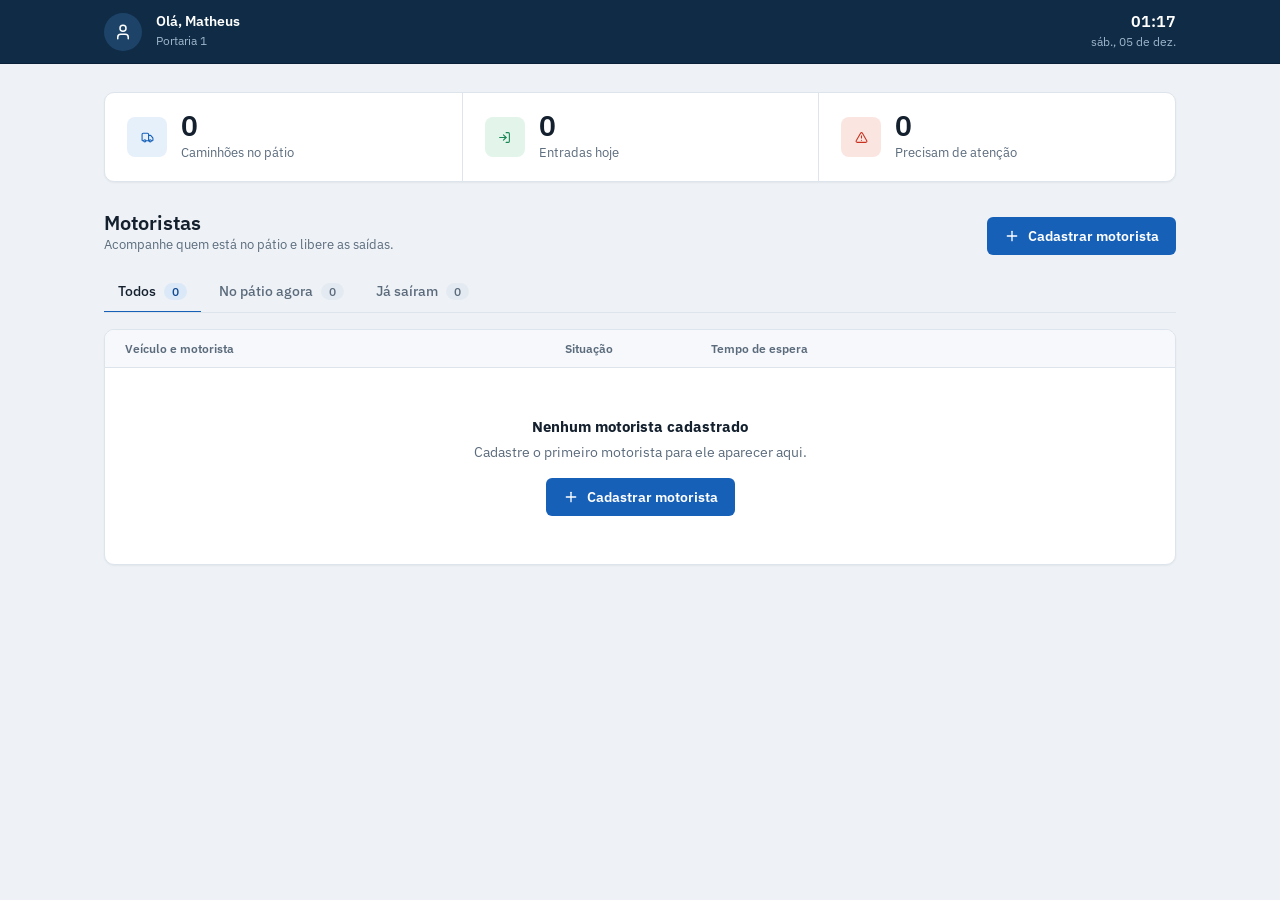
<file: portaria/index.html>
<!DOCTYPE html>
<html lang="pt-BR">
<head>
<meta charset="UTF-8">
<meta name="viewport" content="width=device-width, initial-scale=1">
<title>Portaria 1</title>
<link rel="preconnect" href="https://fonts.googleapis.com">
<link rel="preconnect" href="https://fonts.gstatic.com" crossorigin>
<link href="https://fonts.googleapis.com/css2?family=IBM+Plex+Sans:wght@400;500;600&display=swap" rel="stylesheet">
<link rel="stylesheet" href="css/base.css">
<link rel="stylesheet" href="css/painel.css">
<link rel="stylesheet" href="css/cadastro.css">
</head>
<body>

<!-- Ícones (sprite SVG) -->
<svg width="0" height="0" style="position:absolute" aria-hidden="true">
  <symbol id="i-caminhao" viewBox="0 0 24 24"><path d="M14 18V6a2 2 0 0 0-2-2H4a2 2 0 0 0-2 2v11a1 1 0 0 0 1 1h2"/><path d="M15 18H9"/><path d="M19 18h2a1 1 0 0 0 1-1v-3.65a1 1 0 0 0-.22-.62l-3.48-4.35A1 1 0 0 0 17.52 8H14"/><circle cx="17" cy="18" r="2"/><circle cx="7" cy="18" r="2"/></symbol>
  <symbol id="i-usuario" viewBox="0 0 24 24"><path d="M19 21v-2a4 4 0 0 0-4-4H9a4 4 0 0 0-4 4v2"/><circle cx="12" cy="7" r="4"/></symbol>
  <symbol id="i-busca" viewBox="0 0 24 24"><circle cx="11" cy="11" r="8"/><path d="m21 21-4.3-4.3"/></symbol>
  <symbol id="i-alerta" viewBox="0 0 24 24"><path d="m21.73 18-8-14a2 2 0 0 0-3.48 0l-8 14A2 2 0 0 0 4 21h16a2 2 0 0 0 1.73-3"/><path d="M12 9v4"/><path d="M12 17h.01"/></symbol>
  <symbol id="i-entrada" viewBox="0 0 24 24"><path d="M15 3h4a2 2 0 0 1 2 2v14a2 2 0 0 1-2 2h-4"/><path d="m10 17 5-5-5-5"/><path d="M15 12H3"/></symbol>
  <symbol id="i-mais" viewBox="0 0 24 24"><path d="M5 12h14"/><path d="M12 5v14"/></symbol>
  <symbol id="i-prancheta" viewBox="0 0 24 24"><rect width="8" height="4" x="8" y="2" rx="1"/><path d="M16 4h2a2 2 0 0 1 2 2v14a2 2 0 0 1-2 2H6a2 2 0 0 1-2-2V6a2 2 0 0 1 2-2h2"/><path d="m9 14 2 2 4-4"/></symbol>
  <symbol id="i-voltar" viewBox="0 0 24 24"><path d="m12 19-7-7 7-7"/><path d="M19 12H5"/></symbol>
</svg>

<header class="cabecalho">
  <div class="barra-topo">
    <div class="avatar"><svg class="icone"><use href="#i-usuario"/></svg></div>
    <div class="identidade"><strong>Olá, Matheus</strong><span>Portaria 1</span></div>
    <div class="busca escondido" id="areaBusca">
      <svg class="icone"><use href="#i-busca"/></svg>
      <input type="text" id="busca" placeholder="Pesquisar por placa ou motorista" aria-label="Pesquisar por placa ou motorista">
    </div>
    <div class="relogio"><strong id="relogioHora">--:--</strong><span id="relogioData"></span></div>
  </div>
</header>

<!-- TELA 1: PAINEL -->
<main id="telaPainel">
  <section class="resumo" aria-label="Resumo do pátio">
    <div class="indicador">
      <span class="icone-caixa azul"><svg class="icone"><use href="#i-caminhao"/></svg></span>
      <div><b id="qtdPatio">0</b><span>Caminhões no pátio</span></div>
    </div>
    <div class="indicador">
      <span class="icone-caixa verde"><svg class="icone"><use href="#i-entrada"/></svg></span>
      <div><b id="qtdHoje">0</b><span>Entradas hoje</span></div>
    </div>
    <div class="indicador" id="indicadorAtencao">
      <span class="icone-caixa vermelho"><svg class="icone"><use href="#i-alerta"/></svg></span>
      <div><b id="qtdAtencao">0</b><span>Precisam de atenção</span></div>
    </div>
  </section>

  <div class="cabecalho-pagina">
    <div>
      <h1>Motoristas</h1>
      <p>Acompanhe quem está no pátio e libere as saídas.</p>
    </div>
    <button class="botao botao-primario" id="btnCadastrar">
      <svg class="icone"><use href="#i-mais"/></svg>Cadastrar motorista
    </button>
  </div>

  <div class="abas" id="abas" role="tablist">
    <button class="aba ativa" data-filtro="todos" role="tab">Todos<span class="contagem" id="contTodos">0</span></button>
    <button class="aba" data-filtro="patio" role="tab">No pátio agora<span class="contagem" id="contPatio">0</span></button>
    <button class="aba" data-filtro="saiu" role="tab">Já saíram<span class="contagem" id="contSaiu">0</span></button>
  </div>

  <div class="fila">
    <div class="fila-cab"><span>Veículo e motorista</span><span>Situação</span><span>Tempo de espera</span><span></span></div>
    <div id="listaMotoristas"></div>
  </div>
</main>

<!-- TELA 2: CADASTRO -->
<main id="telaCadastro" class="escondido">
  <div class="cabecalho-pagina">
    <div>
      <h1>Cadastrar motorista</h1>
      <p>Preencha os dados e conclua o checklist para liberar a entrada.</p>
    </div>
    <button class="botao botao-contorno" id="btnVoltar">
      <svg class="icone"><use href="#i-voltar"/></svg>Voltar ao painel
    </button>
  </div>

  <div class="layout">
    <div>
      <section class="painel">
        <div class="painel-cab"><svg class="icone"><use href="#i-usuario"/></svg>Dados do motorista</div>
        <div class="painel-corpo grade">
          <div class="campo" id="campo-nome">
            <label for="nome">Nome completo <i>*</i></label>
            <input type="text" id="nome" autocomplete="off" placeholder="Ex.: Carlos Silva Santos">
            <span class="erro" id="erro-nome"></span>
          </div>
          <div class="campo" id="campo-cpf">
            <label for="cpf">CPF <i>*</i></label>
            <input type="text" id="cpf" inputmode="numeric" maxlength="14" placeholder="000.000.000-00">
            <span class="erro" id="erro-cpf"></span>
          </div>
          <div class="campo" id="campo-cnh">
            <label for="cnh">CNH <i>*</i></label>
            <input type="text" id="cnh" inputmode="numeric" maxlength="11" placeholder="11 dígitos">
            <span class="erro" id="erro-cnh"></span>
          </div>
          <div class="campo">
            <label for="categoria">Categoria</label>
            <select id="categoria"><option>A</option><option>B</option><option>C</option><option>D</option><option selected>E</option></select>
          </div>
          <div class="campo" id="campo-placa">
            <label for="placa">Placa do veículo <i>*</i></label>
            <input type="text" id="placa" autocomplete="off" maxlength="7" placeholder="ABC1D23">
            <span class="erro" id="erro-placa"></span>
          </div>
        </div>
      </section>

      <section class="painel">
        <div class="painel-cab"><svg class="icone"><use href="#i-prancheta"/></svg>Checklist de segurança<span class="contador" id="contChecklist">0 de 3</span></div>
        <div class="painel-corpo sem-padding">
          <label class="item-checklist"><input type="checkbox" class="marcador"><span class="caixa"></span><span><b>EPIs conferidos</b><small>Capacete, colete e botas de segurança</small></span></label>
          <label class="item-checklist"><input type="checkbox" class="marcador"><span class="caixa"></span><span><b>Lacre da carga verificado</b><small>Número confere com a nota fiscal</small></span></label>
          <label class="item-checklist"><input type="checkbox" class="marcador"><span class="caixa"></span><span><b>Vistoria do veículo realizada</b><small>Pneus, luzes e fitas inspecionados</small></span></label>
        </div>
      </section>
    </div>

    <aside class="lateral">
      <section class="painel">
        <div class="painel-cab">Resumo da entrada</div>
        <dl class="resumo-lista">
          <div><dt>Placa</dt><dd id="resPlaca">—</dd></div>
          <div><dt>Motorista</dt><dd id="resNome">—</dd></div>
          <div><dt>Categoria</dt><dd id="resCategoria">E</dd></div>
          <div><dt>Chegada</dt><dd id="resChegada">—</dd></div>
        </dl>
      </section>
      <section class="painel painel-acao">
        <button class="botao botao-ok botao-bloco" id="btnLiberar" disabled>Liberar motorista</button>
        <p id="dicaLiberar">Conclua o checklist para liberar a entrada</p>
      </section>
    </aside>
  </div>
</main>

<dialog id="dialogoDetalhes">
  <h2 id="detalhesTitulo"></h2>
  <dl class="resumo-lista" id="detalhesLista"></dl>
  <form method="dialog"><button class="botao botao-contorno">Fechar</button></form>
</dialog>

<div class="aviso" id="aviso" role="status" aria-live="polite"></div>

<!-- A ordem importa: os scripts compartilham variáveis globais -->
<script src="js/estado.js"></script>
<script src="js/painel.js"></script>
<script src="js/cadastro.js"></script>
<script src="js/principal.js"></script>
</body>
</html>
</file>
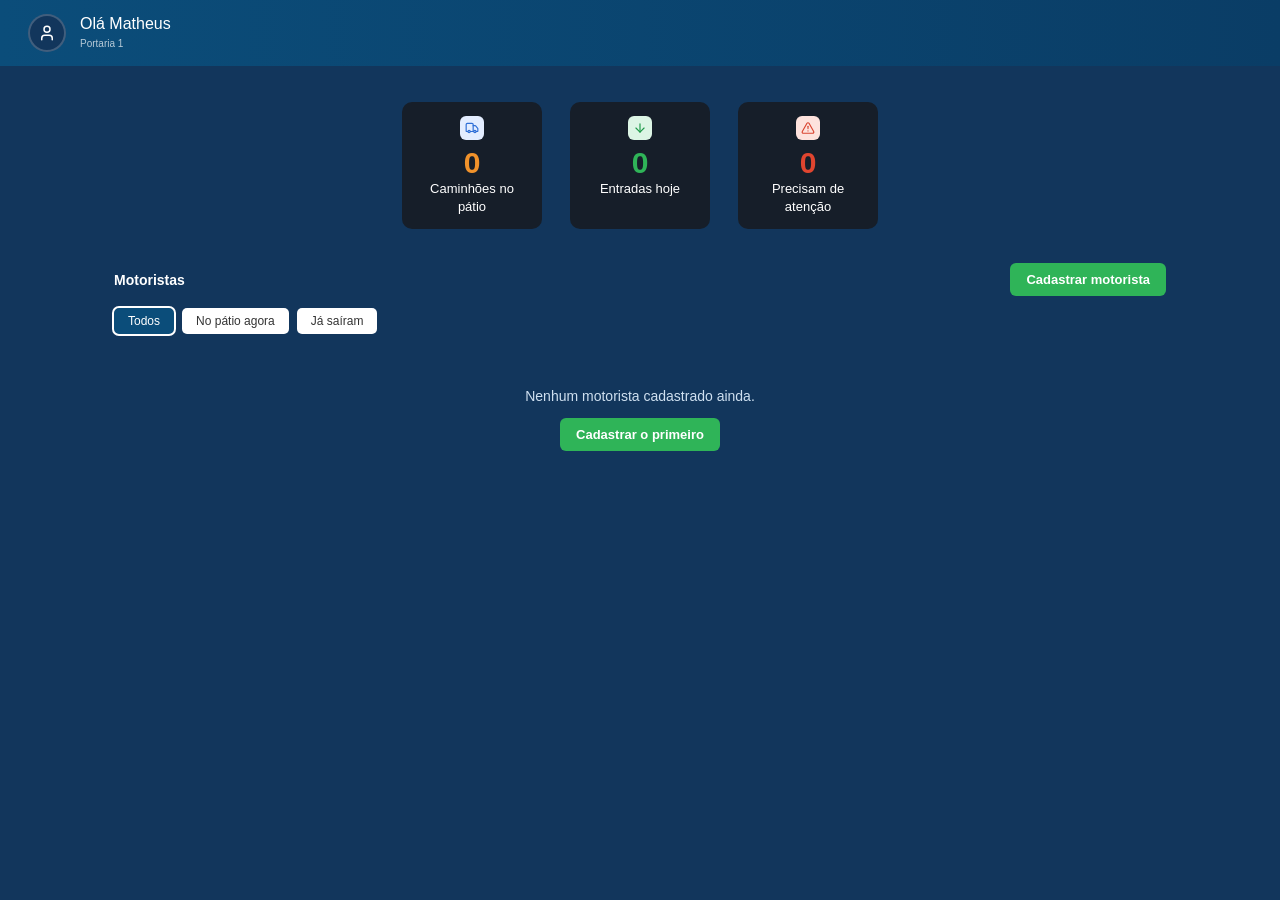
<file: portaria (2)/portaria/index.html>
<!DOCTYPE html>
<html lang="pt-BR">
<head>
<meta charset="UTF-8">
<meta name="viewport" content="width=device-width, initial-scale=1">
<title>Portaria 1</title>
<link rel="stylesheet" href="css/base.css">
<link rel="stylesheet" href="css/painel.css">
<link rel="stylesheet" href="css/cadastro.css">
</head>
<body>

<svg width="0" height="0" style="position:absolute" aria-hidden="true">
  <symbol id="i-caminhao" viewBox="0 0 24 24"><path d="M14 18V6a2 2 0 0 0-2-2H4a2 2 0 0 0-2 2v11a1 1 0 0 0 1 1h2"/><path d="M15 18H9"/><path d="M19 18h2a1 1 0 0 0 1-1v-3.65a1 1 0 0 0-.22-.62l-3.48-4.35A1 1 0 0 0 17.52 8H14"/><circle cx="17" cy="18" r="2"/><circle cx="7" cy="18" r="2"/></symbol>
  <symbol id="i-usuario" viewBox="0 0 24 24"><path d="M19 21v-2a4 4 0 0 0-4-4H9a4 4 0 0 0-4 4v2"/><circle cx="12" cy="7" r="4"/></symbol>
  <symbol id="i-entrada" viewBox="0 0 24 24"><path d="M12 5v14"/><path d="m19 12-7 7-7-7"/></symbol>
  <symbol id="i-alerta" viewBox="0 0 24 24"><path d="m21.73 18-8-14a2 2 0 0 0-3.48 0l-8 14A2 2 0 0 0 4 21h16a2 2 0 0 0 1.73-3"/><path d="M12 9v4"/><path d="M12 17h.01"/></symbol>
  <symbol id="i-busca" viewBox="0 0 24 24"><circle cx="11" cy="11" r="8"/><path d="m21 21-4.3-4.3"/></symbol>
</svg>

<header>
  <div class="avatar"><svg class="icone"><use href="#i-usuario"/></svg></div>
  <div class="saudacao"><strong>Olá Matheus</strong><small>Portaria 1</small></div>
  <div class="busca escondido" id="areaBusca">
    <svg class="icone"><use href="#i-busca"/></svg>
    <input type="text" id="busca" placeholder="Pesquisar cargas e motoristas...">
  </div>
</header>

<!-- tela 1: painel do porteiro -->
<main id="telaPainel">
  <section class="indicadores">
    <div class="indicador">
      <div class="icone-indicador" style="background:#e3edff;color:#2f6fd6"><svg class="icone"><use href="#i-caminhao"/></svg></div>
      <b id="qtdPatio" style="color:var(--laranja)">0</b>
      <span>Caminhões no pátio</span>
    </div>
    <div class="indicador">
      <div class="icone-indicador" style="background:#dcf5e5;color:#1f9a4a"><svg class="icone"><use href="#i-entrada"/></svg></div>
      <b id="qtdHoje" style="color:var(--verde)">0</b>
      <span>Entradas hoje</span>
    </div>
    <div class="indicador">
      <div class="icone-indicador" style="background:#fde2dd;color:#d94430"><svg class="icone"><use href="#i-alerta"/></svg></div>
      <b id="qtdAtencao" style="color:#e0452f">0</b>
      <span>Precisam de atenção</span>
    </div>
  </section>

  <div class="titulo-lista">
    <h2>Motoristas</h2>
    <button class="botao botao-verde" id="btnCadastrar">Cadastrar motorista</button>
  </div>

  <div class="filtros" id="filtros">
    <button class="filtro ativo" data-filtro="todos">Todos</button>
    <button class="filtro" data-filtro="patio">No pátio agora</button>
    <button class="filtro" data-filtro="saiu">Já saíram</button>
  </div>

  <div id="listaMotoristas"></div>
</main>

<!-- tela 2: cadastro do motorista -->
<main id="telaCadastro" class="escondido">
  <button class="voltar" id="btnVoltar">← Voltar ao painel</button>
  <div class="layout">
    <div>
      <section class="cartao">
        <h3><svg class="icone"><use href="#i-usuario"/></svg>Dados do motorista</h3>
        <div class="grade">
          <div class="campo" id="campo-nome">
            <label for="nome">Nome completo <i>*</i></label>
            <input type="text" id="nome" autocomplete="off">
            <span class="erro" id="erro-nome"></span>
          </div>
          <div class="campo" id="campo-cpf">
            <label for="cpf">CPF <i>*</i></label>
            <input type="text" id="cpf" inputmode="numeric" maxlength="14" placeholder="000.000.000-00">
            <span class="erro" id="erro-cpf"></span>
          </div>
          <div class="campo" id="campo-cnh">
            <label for="cnh">CNH <i>*</i></label>
            <input type="text" id="cnh" inputmode="numeric" maxlength="11">
            <span class="erro" id="erro-cnh"></span>
          </div>
          <div class="campo">
            <label for="categoria">Categoria</label>
            <select id="categoria"><option>A</option><option>B</option><option>C</option><option>D</option><option selected>E</option></select>
          </div>
          <div class="campo" id="campo-placa">
            <label for="placa">Placa <i>*</i></label>
            <input type="text" id="placa" autocomplete="off" maxlength="7" placeholder="ABC1D23">
            <span class="erro" id="erro-placa"></span>
          </div>
        </div>
      </section>

      <section class="cartao">
        <h3>✓ Checklist de segurança</h3>
        <label class="item-checklist"><input type="checkbox" class="marcador"><span class="caixa"></span><span><b>EPIs conferidos</b><small>Capacete, colete e botas de segurança</small></span></label>
        <label class="item-checklist"><input type="checkbox" class="marcador"><span class="caixa"></span><span><b>Lacre da carga verificado</b><small>Número confere com a nota fiscal</small></span></label>
        <label class="item-checklist"><input type="checkbox" class="marcador"><span class="caixa"></span><span><b>Vistoria do veículo realizada</b><small>Pneus, luzes e fitas inspecionados</small></span></label>
      </section>
    </div>

    <aside>
      <section class="cartao resumo">
        <h3>Resumo da carga</h3>
        <div class="linha-resumo"><span>Placa</span><b id="resPlaca">—</b></div>
        <div class="linha-resumo"><span>Motorista</span><b id="resNome">—</b></div>
        <div class="linha-resumo"><span>Categoria</span><b id="resCategoria">E</b></div>
        <hr>
        <div class="linha-resumo"><span>Chegada</span><b id="resChegada">—</b></div>
      </section>
      <section class="cartao resumo">
        <button class="botao-liberar" id="btnLiberar" disabled>Liberar motorista</button>
        <p id="dicaLiberar">Conclua o checklist para liberar a entrada</p>
      </section>
    </aside>
  </div>
</main>

<!-- a ordem importa: os scripts usam as mesmas variáveis -->
<script src="js/estado.js"></script>
<script src="js/painel.js"></script>
<script src="js/cadastro.js"></script>
<script src="js/principal.js"></script>
</body>
</html>
</file>
<file: portaria/css/base.css>
/* Base: variáveis, tipografia, cabeçalho, botões e aviso */
:root{
  --marinho:#0f2b46; --tinta:#14202e; --suave:#5b6b7c; --linha:#dde4ec; --fundo:#eef2f6;
  --azul:#1760b8; --azul-escuro:#114a91; --vermelho:#c8321f; --vermelho-fundo:#fdf1ef;
  --ambar:#d99a1e; --verde:#198754;
  --sombra:0 1px 2px rgba(15,43,70,.06);
  --foco:0 0 0 3px rgba(23,96,184,.28);
}
*{box-sizing:border-box;margin:0;padding:0}
body{font:14px/1.45 "IBM Plex Sans",system-ui,-apple-system,"Segoe UI",Roboto,sans-serif;background:var(--fundo);color:var(--tinta);min-height:100vh;font-variant-numeric:tabular-nums}
main{max-width:1120px;margin:0 auto;padding:28px 24px 56px}
h1{font-size:20px;font-weight:600;line-height:1.3}
.escondido{display:none!important}
:focus-visible{outline:none;box-shadow:var(--foco)}
.icone{width:1em;height:1em;flex:none;stroke:currentColor;fill:none;stroke-width:2;stroke-linecap:round;stroke-linejoin:round}

/* Cabeçalho */
.cabecalho{background:var(--marinho);color:#fff;border-bottom:1px solid #0a2036}
.barra-topo{max-width:1120px;margin:0 auto;padding:12px 24px;display:flex;align-items:center;gap:14px}
.avatar{width:38px;height:38px;border-radius:50%;background:#1d4468;display:grid;place-items:center;font-size:18px}
.identidade strong{display:block;font-weight:600;line-height:1.2}
.identidade span{font-size:12px;color:#9fb6cc}
.busca{flex:1;max-width:420px;margin:0 auto;position:relative}
.busca .icone{position:absolute;left:12px;top:50%;transform:translateY(-50%);color:#6b7f93}
.busca input{width:100%;height:38px;padding:0 14px 0 36px;border:0;border-radius:6px;background:#fff;font:inherit;color:var(--tinta)}
.relogio{margin-left:auto;text-align:right}
.relogio strong{display:block;font-size:16px;font-weight:600;line-height:1.2}
.relogio span{font-size:12px;color:#9fb6cc}

/* Botões */
.botao{display:inline-flex;align-items:center;justify-content:center;gap:8px;height:38px;padding:0 16px;border:1px solid transparent;border-radius:6px;font:inherit;font-weight:600;cursor:pointer;transition:background .15s,border-color .15s}
.botao .icone{font-size:16px}
.botao-primario{background:var(--azul);color:#fff}.botao-primario:hover{background:var(--azul-escuro)}
.botao-marinho{background:var(--marinho);color:#fff}.botao-marinho:hover{background:#1a3d5f}
.botao-perigo{background:var(--vermelho);color:#fff}.botao-perigo:hover{background:#a82919}
.botao-ok{background:var(--verde);color:#fff}.botao-ok:hover{background:#146c43}
.botao-contorno{background:#fff;color:var(--tinta);border-color:#c5cfdb}.botao-contorno:hover{border-color:#8fa1b5}
.botao-pequeno{height:32px;padding:0 14px;font-size:13px}
.botao-bloco{width:100%;height:44px}
.botao:disabled{background:#d5dde6;color:#7a8a9c;border-color:transparent;cursor:not-allowed}

/* Aviso (toast) */
.aviso{position:fixed;left:50%;bottom:28px;transform:translate(-50%,16px);background:var(--marinho);color:#fff;padding:11px 18px;border-radius:8px;font-weight:500;opacity:0;pointer-events:none;transition:opacity .2s,transform .2s;z-index:10}
.aviso.visivel{opacity:1;transform:translate(-50%,0)}

/* Janela de detalhes */
dialog{margin:auto;border:0;border-radius:12px;padding:24px;width:min(380px,92vw);box-shadow:0 20px 50px rgba(15,43,70,.35)}
dialog::backdrop{background:rgba(15,43,70,.5)}
dialog h2{font-size:16px;margin-bottom:12px}
dialog form{margin-top:16px;text-align:right}

@media(max-width:760px){.busca{display:none}main{padding:20px 16px 48px}}
@media(prefers-reduced-motion:reduce){*{transition:none!important}}
</file>
<file: portaria/css/painel.css>
/* Tela 1: painel do porteiro */
.resumo{display:grid;grid-template-columns:repeat(3,1fr);background:#fff;border:1px solid var(--linha);border-radius:10px;box-shadow:var(--sombra);margin-bottom:28px}
.indicador{display:flex;align-items:center;gap:14px;padding:18px 22px}
.indicador+.indicador{border-left:1px solid var(--linha)}
.indicador b{display:block;font-size:28px;font-weight:600;line-height:1.1}
.indicador span{font-size:13px;color:var(--suave)}
.indicador.alerta b{color:var(--vermelho)}
.icone-caixa{width:40px;height:40px;border-radius:8px;display:grid;place-items:center;font-size:20px}
.icone-caixa.azul{background:#e6f0fb;color:var(--azul)}
.icone-caixa.verde{background:#e3f4ea;color:var(--verde)}
.icone-caixa.vermelho{background:#fbe5e1;color:var(--vermelho)}

.cabecalho-pagina{display:flex;align-items:flex-end;justify-content:space-between;gap:16px;margin-bottom:16px}
.cabecalho-pagina p{color:var(--suave);font-size:13px}

.abas{display:flex;gap:4px;border-bottom:1px solid var(--linha);margin-bottom:16px;overflow-x:auto}
.aba{background:none;border:0;border-bottom:2px solid transparent;margin-bottom:-1px;padding:10px 14px;font:inherit;font-weight:500;color:var(--suave);cursor:pointer;white-space:nowrap}
.aba:hover{color:var(--tinta)}
.aba.ativa{color:var(--tinta);border-bottom-color:var(--azul)}
.contagem{margin-left:8px;padding:1px 8px;border-radius:999px;background:#e4eaf1;font-size:12px}
.aba.ativa .contagem{background:#dbe8f7;color:var(--azul-escuro)}

.fila{background:#fff;border:1px solid var(--linha);border-radius:10px;box-shadow:var(--sombra);overflow:hidden}
.fila-cab,.fila-linha{display:grid;grid-template-columns:minmax(0,2fr) 130px minmax(0,1.5fr) 110px;align-items:center;gap:16px;padding:0 20px}
.fila-cab{height:38px;background:#f6f8fb;border-bottom:1px solid var(--linha);font-size:12px;font-weight:600;color:var(--suave)}
.fila-linha{position:relative;min-height:66px;border-bottom:1px solid var(--linha)}
.fila-linha:last-child{border-bottom:0}
.fila-linha.critico{background:var(--vermelho-fundo)}
.fila-linha.critico::before{content:"";position:absolute;left:0;top:0;bottom:0;width:3px;background:var(--vermelho)}

.veiculo{display:flex;align-items:center;gap:12px;min-width:0;background:none;border:0;font:inherit;color:inherit;text-align:left;cursor:pointer;padding:8px 0}
.veiculo .icone-caixa{width:36px;height:36px;font-size:18px;background:#eaf1f9;color:var(--azul)}
.critico .veiculo .icone-caixa{background:#fbdcd7;color:var(--vermelho)}
.veiculo b{display:block;font-size:15px;font-weight:600;letter-spacing:.04em}
.veiculo:hover b{color:var(--azul)}
.veiculo span.nome{display:block;font-size:13px;color:var(--suave);overflow:hidden;text-overflow:ellipsis;white-space:nowrap}

.etiqueta{display:inline-flex;align-items:center;gap:6px;padding:3px 10px;border-radius:999px;font-size:12px;font-weight:600}
.etiqueta::before{content:"";width:6px;height:6px;border-radius:50%;background:currentColor}
.etiqueta.patio{background:#e6f0fb;color:#0b4f9c}
.etiqueta.critico{background:#fbdcd7;color:#a82919}
.etiqueta.saiu{background:#eef1f4;color:var(--suave)}

.espera strong{display:block;font-size:14px;font-weight:600}
.espera small{font-size:12px;color:var(--suave)}
.critico .espera strong{color:var(--vermelho)}
.trilho{height:4px;max-width:180px;margin-top:6px;border-radius:2px;background:#e4eaf1;overflow:hidden}
.preenchimento{height:100%;border-radius:2px;background:#7a8da3}
.preenchimento.medio{background:var(--ambar)}
.preenchimento.alto{background:var(--vermelho)}
.acao{text-align:right}

.vazio{padding:48px 24px;text-align:center;color:var(--suave)}
.vazio b{display:block;color:var(--tinta);font-size:15px;margin-bottom:4px}
.vazio .botao{margin-top:16px}

@media(max-width:760px){
  .resumo{grid-template-columns:1fr}
  .indicador+.indicador{border-left:0;border-top:1px solid var(--linha)}
  .cabecalho-pagina{flex-direction:column;align-items:stretch}
  .fila-cab{display:none}
  .fila-linha{grid-template-columns:1fr auto;gap:8px 12px;padding:14px 16px}
  .fila-linha .acao{grid-column:2;grid-row:1 / span 3}
}
</file>
<file: portaria/css/cadastro.css>
/* Tela 2: cadastro do motorista */
.layout{display:grid;grid-template-columns:minmax(0,1fr) 300px;gap:20px;align-items:start}
.lateral{position:sticky;top:20px}
.painel{background:#fff;border:1px solid var(--linha);border-radius:10px;box-shadow:var(--sombra);margin-bottom:20px}
.painel-cab{display:flex;align-items:center;gap:10px;padding:14px 20px;border-bottom:1px solid var(--linha);font-weight:600}
.painel-cab .icone{font-size:18px;color:var(--azul)}
.contador{margin-left:auto;font-size:12px;font-weight:500;color:var(--suave)}
.painel-corpo{padding:20px}
.painel-corpo.sem-padding{padding:6px 0}
.grade{display:grid;grid-template-columns:1fr 1fr;gap:18px 20px}

.campo label{display:block;font-size:13px;font-weight:500;margin-bottom:6px}
.campo label i{color:var(--vermelho);font-style:normal}
.campo input,.campo select{width:100%;height:40px;padding:0 12px;font:inherit;color:var(--tinta);background:#fff;border:1px solid #c5cfdb;border-radius:6px}
.campo input::placeholder{color:#8d9aab}
.campo input:hover,.campo select:hover{border-color:#9fb0c3}
.campo input:focus,.campo select:focus{outline:none;border-color:var(--azul);box-shadow:var(--foco)}
.campo.invalido input{border-color:var(--vermelho)}
.erro{display:block;margin-top:4px;font-size:12px;color:var(--vermelho)}
.erro:empty{display:none}

.item-checklist{display:flex;gap:12px;padding:14px 20px;border-bottom:1px solid var(--linha);cursor:pointer}
.item-checklist:last-child{border-bottom:0}
.item-checklist:hover{background:#f6f8fb}
.marcador{position:absolute;opacity:0;pointer-events:none}
.caixa{width:18px;height:18px;margin-top:1px;border:1.5px solid #9fb0c3;border-radius:4px;flex:none;display:grid;place-items:center;color:#fff;font-size:12px;background:#fff}
.marcador:checked+.caixa{background:var(--verde);border-color:var(--verde)}
.marcador:checked+.caixa::after{content:"✓"}
.marcador:focus-visible+.caixa{box-shadow:var(--foco)}
.item-checklist b{display:block;font-weight:500}
.item-checklist small{font-size:12px;color:var(--suave)}

.resumo-lista{padding:6px 20px}
.resumo-lista div{display:flex;justify-content:space-between;gap:12px;padding:9px 0;border-bottom:1px solid var(--linha)}
.resumo-lista div:last-child{border-bottom:0}
.resumo-lista dt{color:var(--suave);font-size:13px}
.resumo-lista dd{font-weight:600;text-align:right;overflow-wrap:anywhere}
.painel-acao{padding:16px}
.painel-acao p{margin-top:8px;font-size:12px;color:var(--suave);text-align:center}

@media(max-width:860px){.layout,.grade{grid-template-columns:1fr}.lateral{position:static}}
</file>
<file: portaria (2)/portaria/css/base.css>
:root{
  --fundo:#12365c; --escuro:#161e29; --marinho:#12365c;
  --vermelho:#d94430; --verde:#2fb458; --laranja:#f0922b;
  --cinza:#8a94a3; --linha:#e8ecf1;
}
*{box-sizing:border-box;margin:0;padding:0}
body{font-family:Roboto,Arial,sans-serif;background:var(--fundo);color:#1c2733;min-height:100vh}
main{max-width:1100px;margin:0 auto;padding:36px 24px}
.escondido{display:none!important}
.icone{width:1em;height:1em;flex:none;stroke:currentColor;fill:none;stroke-width:2;stroke-linecap:round;stroke-linejoin:round}

header{background:linear-gradient(90deg,#0b4d7a,#0a3d66);padding:14px 28px;display:flex;align-items:center;gap:14px;color:#fff}
.avatar{width:38px;height:38px;border-radius:50%;background:var(--marinho);border:2px solid #ffffff33;display:grid;place-items:center;font-size:18px}
.saudacao strong{display:block;font-weight:500}
.saudacao small{font-size:10px;opacity:.7}
.busca{position:relative;width:min(360px,50%);margin:0 auto}
.busca .icone{position:absolute;left:14px;top:50%;transform:translateY(-50%);color:#5d7b96}
.busca input{width:100%;border:0;border-radius:20px;padding:10px 16px 10px 38px;background:#dcebf7;font-size:13px;outline:none}

.botao{border:0;border-radius:6px;padding:9px 16px;font-size:13px;font-weight:600;cursor:pointer}
.botao-verde{background:var(--verde);color:#fff}.botao-verde:hover{background:#27a04d}
.botao-vermelho{background:var(--vermelho);color:#fff}
.botao-marinho{background:var(--marinho);color:#fff}

@media(max-width:760px){.busca{display:none}}
</file>
<file: portaria (2)/portaria/css/painel.css>
/* tela 1: painel */
.indicadores{display:flex;justify-content:center;gap:28px;flex-wrap:wrap;margin-bottom:34px}
.indicador{background:var(--escuro);color:#fff;border-radius:10px;width:140px;padding:14px;text-align:center}
.icone-indicador{width:24px;height:24px;border-radius:6px;margin:0 auto 6px;display:grid;place-items:center;font-size:14px}
.indicador b{display:block;font-size:30px;line-height:1.1}
.indicador span{font-size:13px}

.titulo-lista{display:flex;justify-content:space-between;align-items:center;margin-bottom:12px;color:#fff}
.titulo-lista h2{font-size:14px;font-weight:600}

.filtros{display:flex;gap:8px;margin-bottom:14px}
.filtro{background:#fff;border:0;border-radius:5px;padding:6px 14px;font-size:12px;cursor:pointer;color:#333}
.filtro.ativo{background:#0b4d7a;color:#fff;outline:2px solid #fff}

.linha{background:#fff;border-radius:8px;padding:12px 16px;display:flex;align-items:center;gap:12px;margin-bottom:10px}
.linha.alerta{background:#fff6f4}
.icone-linha{width:30px;height:30px;border-radius:7px;background:#e6eef8;color:#2f6fd6;display:grid;place-items:center}
.alerta .icone-linha{background:#fbd9d3;color:var(--vermelho)}
.info b{display:block;font-size:14px}
.info span{font-size:11px;color:var(--cinza)}
.tempo{margin-left:auto;text-align:right;font-size:13px;font-weight:700}
.tempo small{display:block;font-size:9px;font-weight:400;color:var(--cinza)}
.alerta .tempo{color:var(--vermelho)}
.acao{min-width:76px;text-align:right}

.vazio{color:#cfe0f0;text-align:center;padding:40px 20px;font-size:14px}
.vazio p{margin-bottom:14px}
</file>
<file: portaria (2)/portaria/css/cadastro.css>
/* tela 2: cadastro do motorista */
.voltar{background:none;border:0;color:#cfe0f0;cursor:pointer;font-size:13px;margin-bottom:14px}
.layout{display:grid;grid-template-columns:1fr 210px;gap:16px;align-items:start}
.cartao{background:#fff;border-radius:8px;padding:16px 18px;margin-bottom:14px}
.cartao h3{display:flex;align-items:center;gap:6px;font-size:11px;letter-spacing:.4px;text-transform:uppercase;color:#0b4d7a;margin-bottom:12px}
.grade{display:grid;grid-template-columns:1fr 1fr;gap:12px}

label{display:block;font-size:11px;color:#555;margin-bottom:4px}
label i{color:var(--vermelho);font-style:normal}
.campo input,.campo select{width:100%;padding:9px 10px;font-size:13px;background:#f3f5f8;border:1px solid var(--linha);border-radius:6px;outline:none}
.campo input:focus,.campo select:focus{border-color:#0b4d7a}
.campo.invalido input{border-color:var(--vermelho)}
.erro{display:block;margin-top:3px;font-size:11px;color:var(--vermelho)}

.item-checklist{display:flex;gap:10px;padding:10px 0;border-bottom:1px solid var(--linha);cursor:pointer}
.item-checklist:last-child{border:0}
.marcador{position:absolute;opacity:0}
.caixa{width:16px;height:16px;border:1px solid #bbb;border-radius:3px;flex:none;margin-top:1px;display:grid;place-items:center;color:#fff;font-size:11px}
.marcador:checked+.caixa{background:var(--verde);border-color:var(--verde)}
.marcador:checked+.caixa::after{content:"✓"}
.item-checklist b{display:block;font-size:12px;font-weight:500}
.item-checklist small{font-size:10px;color:var(--cinza)}

.resumo h3{color:#444}
.linha-resumo{display:flex;justify-content:space-between;gap:8px;font-size:11px;padding:4px 0;color:var(--cinza)}
.linha-resumo b{color:#111;text-align:right}
.resumo hr{border:0;border-top:1px solid var(--linha);margin:6px 0}
.botao-liberar{width:100%;padding:10px;border:0;border-radius:6px;font-size:13px;font-weight:600;background:#cfd5dd;color:#fff;cursor:not-allowed}
.botao-liberar:not(:disabled){background:var(--verde);cursor:pointer}
.resumo p{font-size:10px;color:var(--cinza);text-align:center;margin-top:6px}

@media(max-width:760px){.layout,.grade{grid-template-columns:1fr}}
</file>
